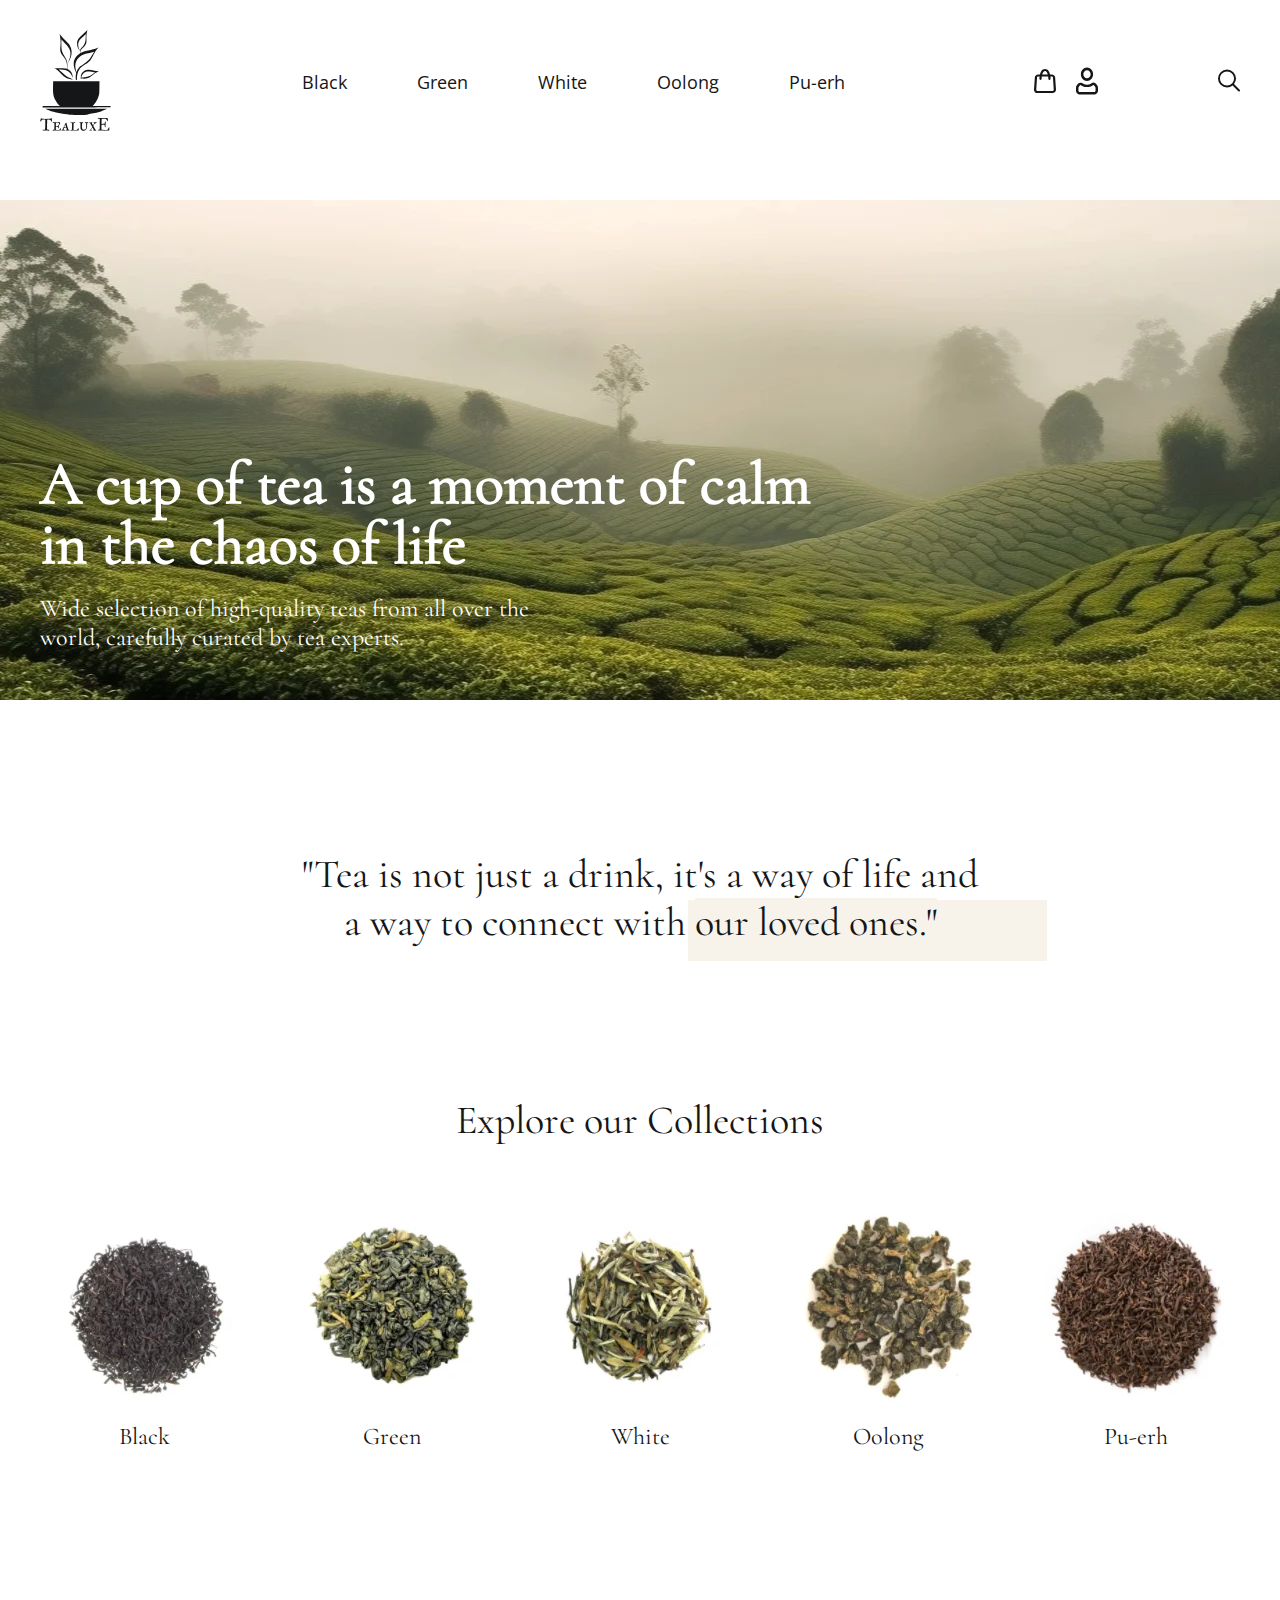
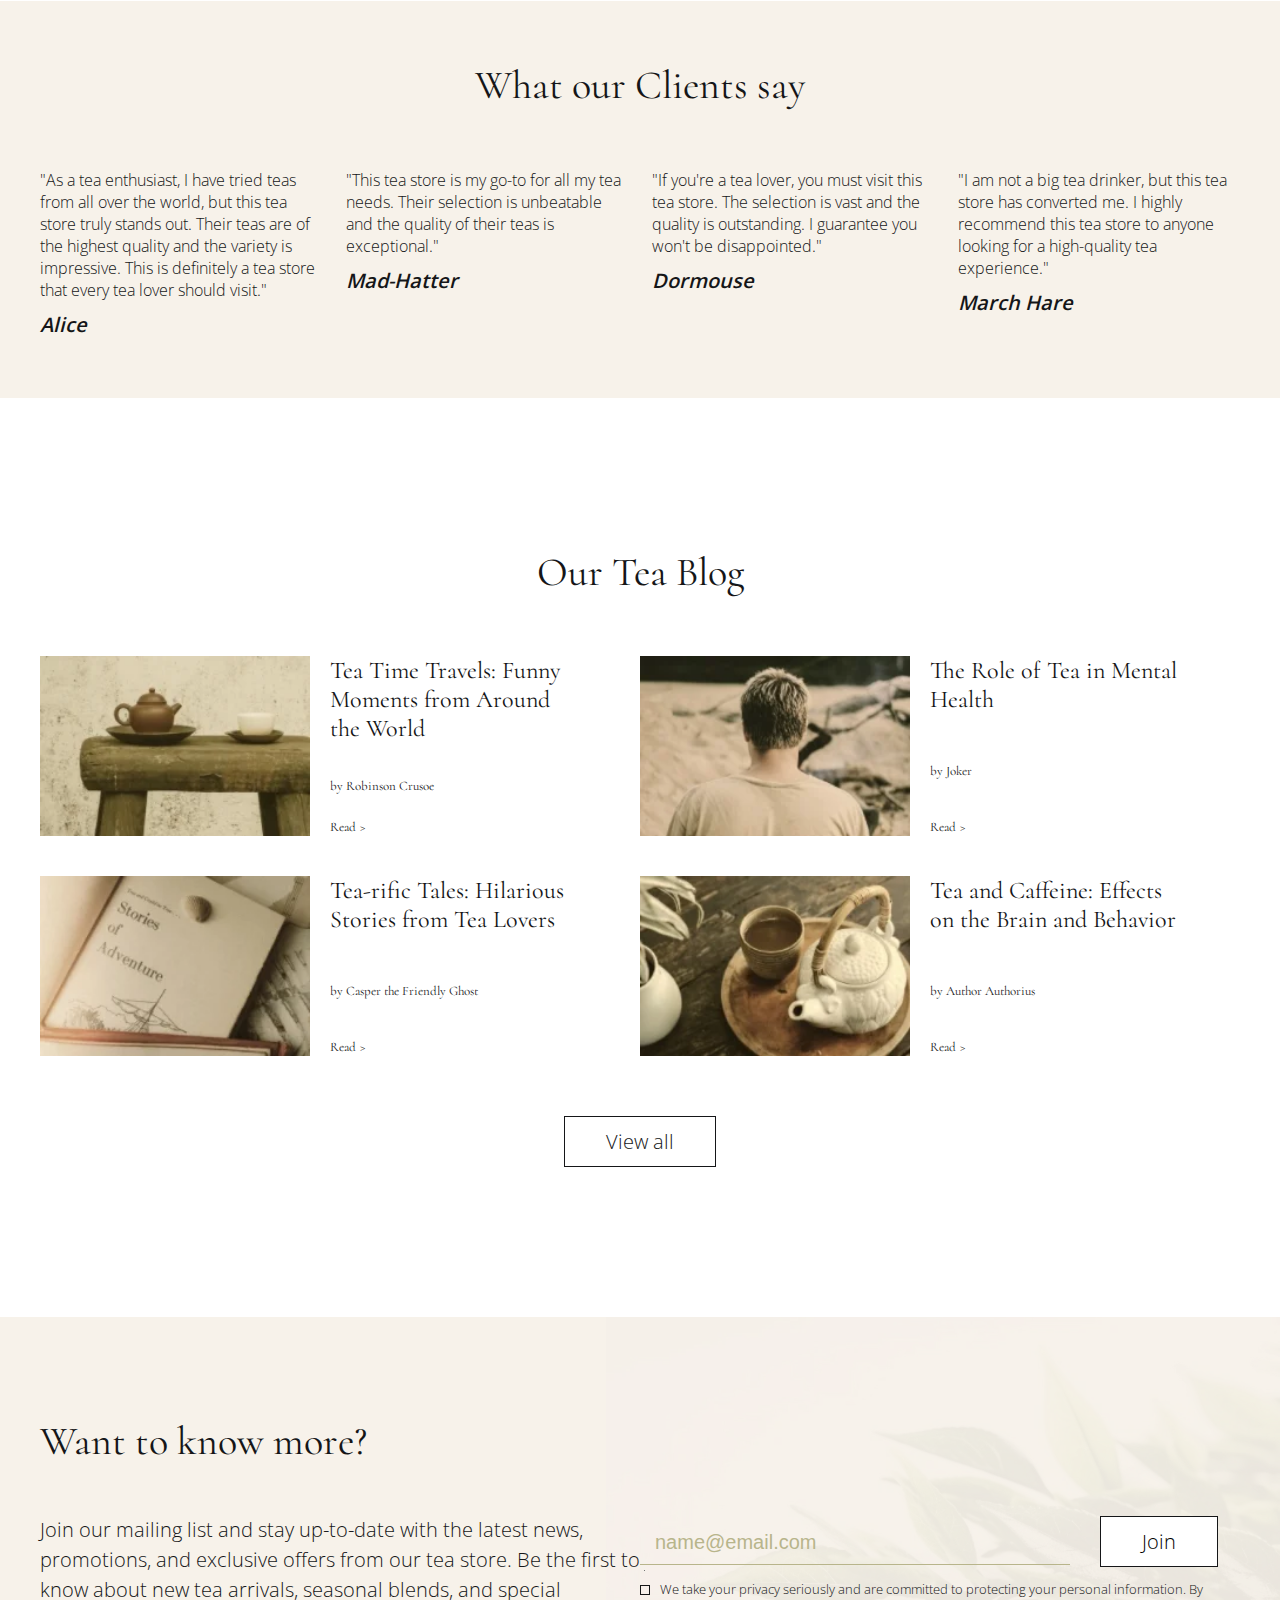
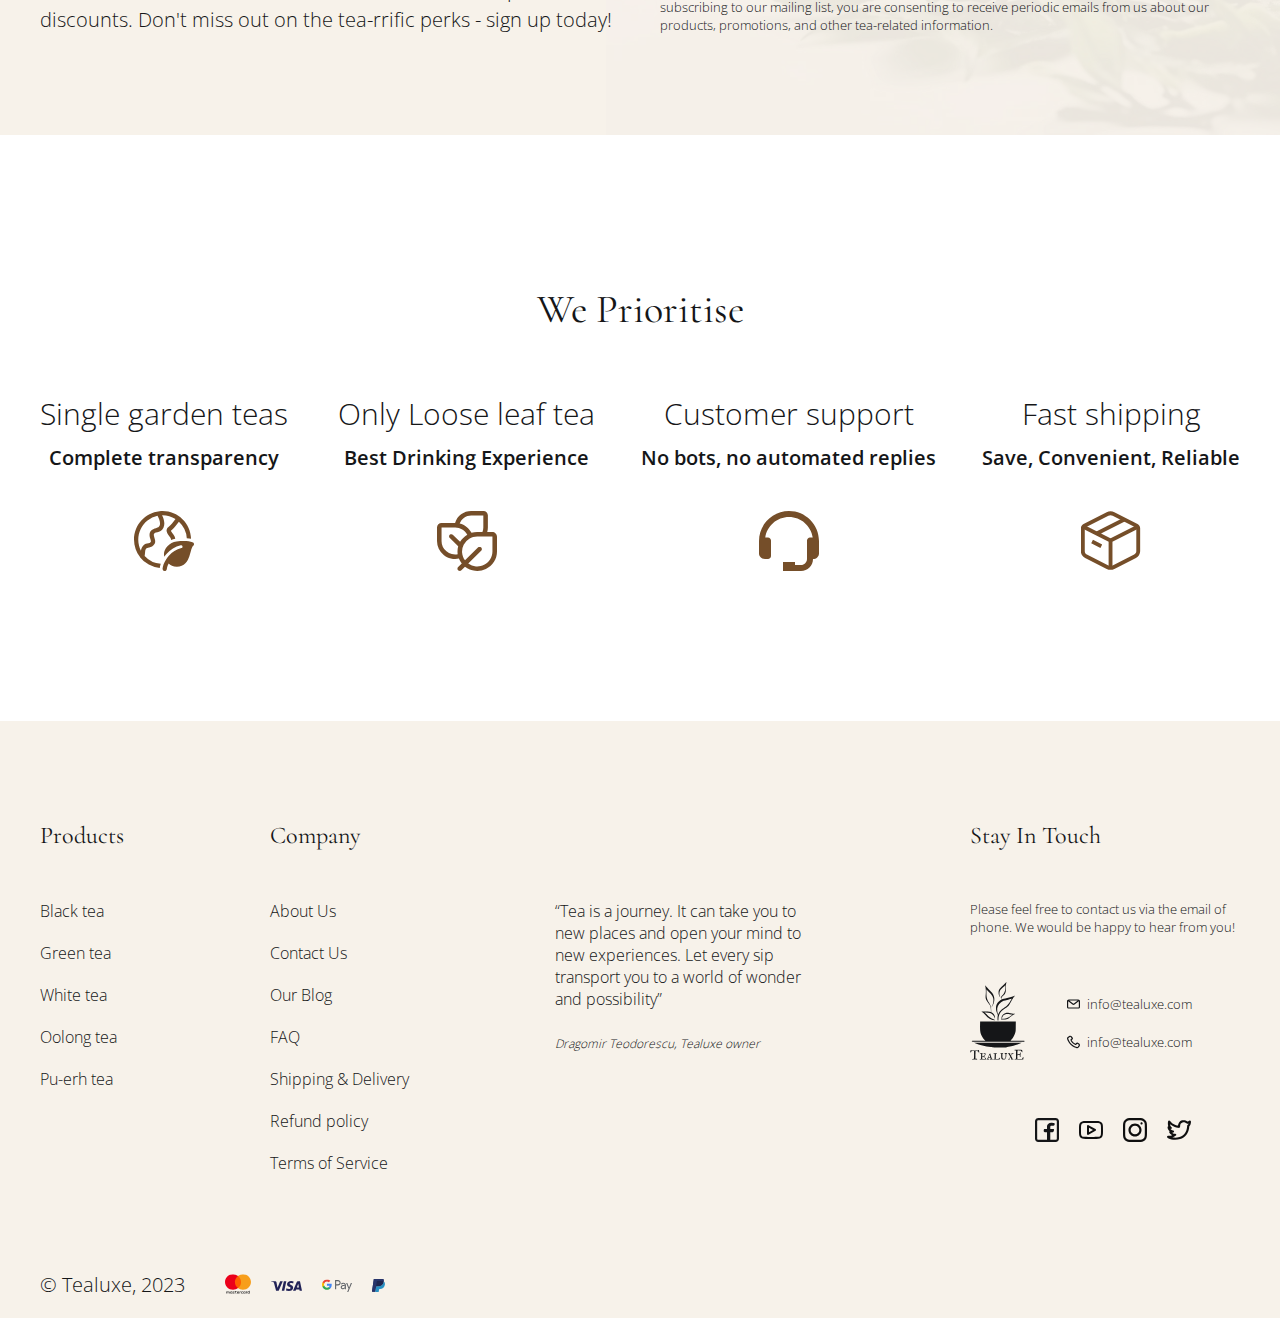
<file: index.html>
<!DOCTYPE html>
<html lang="en">

<head>
  <meta charset="UTF-8">
  <meta name="viewport"
          content="width=device-width, user-scalable=no, initial-scale=1.0, maximum-scale=1.0, minimum-scale=1.0">
  <title>Tea</title>

  <link rel="stylesheet" href="./assets/css/style.min.css">
</head>

<body>
  <header class="header">
  <div class="container">
      <div class="header__inner">
        <a class="header__logo">
          <img class="header__logo-img svg-logo-dims" src="./assets/svg/stack/sprite.svg#logo" width="73" height="105" alt="logo">
        </a>
        <button class="burger-btn burger visible-mobile" aria-label="Открыть меню" aria-expanded="false" data-burger>
          <span class="burger__line"></span>
          <span class="burger__line"></span>
          <span class="burger__line"></span>
          <span class="burger__line"></span>
        </button>
        <nav class="header-nav main-nav" title="Site navigation">
          <ul class="header-nav__list main-nav__list">
            <li class="header-nav__list-item main-nav__list-item"><a href="#" class="header-nav__list-link main-nav__list-link">Black</a></li>
            <li class="header-nav__list-item main-nav__list-item"><a href="#" class="header-nav__list-link main-nav__list-link">Green</a></li>
            <li class="header-nav__list-item main-nav__list-item"><a href="#" class="header-nav__list-link main-nav__list-link">White</a></li>
            <li class="header-nav__list-item main-nav__list-item"><a href="#" class="header-nav__list-link main-nav__list-link">Oolong</a>
            </li>
            <li class="header-nav__list-item main-nav__list-item"><a href="#" class="header-nav__list-link main-nav__list-link">Pu-erh</a>
            </li>
            <li class="mobile-menu">
              <ul class="mobile-menu__list ">
                <li class="mobile-menu__list-item"><a class="mobile-menu__list-link" href="#">Contact Us</a></li>
                <li class="mobile-menu__list-item"><a class="mobile-menu__list-link" href="#">Our Blog</a></li>
                <li class="mobile-menu__list-item"><a class="mobile-menu__list-link" href="#">Shipping and Delivery</a></li>
              </ul>
            </li>
            <li class="mobile-user">
              <ul class="mobile-user__list ">
                <li class="mobile-user__list-item"><a class="mobile-user__list-link mobile-user__list-link--cart" href="#"></a></li>
                <li class="mobile-user__list-item"><a class="mobile-user__list-link mobile-user__list-link--login" href="#"></a></li>
                <li class="mobile-user__list-item"><a class="mobile-user__list-link mobile-user__list-link--search" href="#"></a></li>
              </ul>
            </li>
          </ul>
          <button class="mobile-menu-close"></button>
        </nav>
          <ul class="header-user__list">
            <li class="header-user__list-item"><a class="header-user__list-link header-user__list-link--cart" href="#"></a></li>
            <li class="header-user__list-item"><a class="header-user__list-link header-user__list-link--login" href="#"></a></li>
            <li class="header-user__list-item"><a class="header-user__list-link header-user__list-link--search" href="#"></a></li>
          </ul>
      </div>


  </div>
</header>
  <main class="page">
  <section class="hero">
  <div class="container">
      <div class="hero__inner">
        <h1 class="hero__title">A cup of tea is a moment of calm in the chaos of life</h1>
        <p class="hero__text">Wide selection of high-quality teas from all over the world, carefully curated by tea experts.</p>
      </div>
  </div>
</section>

<div class="citate">
  <div class="container">
    <blockquote>
     <p class="citate__text"> "Tea is not just a drink, it's a way of life and a way to connect with <span class="citat-color">our loved ones."</span></p>
    </blockquote>
  </div>
</div>
  <section class="collections">
  <div class="container">
    <div class="collections__inner">
      <h2 class="collections__title title">Explore our Collections</h2>
      <ul class="collections__list">
        <li class="collections__list-item">
          <picture><source srcset="./assets/img/explorer/black.webp" type="image/webp"><img class="collections__list-img" src="./assets/img/explorer/black.png" width="208" height="208" alt="Black tea"></picture>
          <p class="collections__list-description">Black</p>
        </li>
        <li class="collections__list-item">
          <picture><source srcset="./assets/img/explorer/green.webp" type="image/webp"><img class="collections__list-img" src="./assets/img/explorer/green.png" width="208" height="208" alt="Green tea"></picture>
          <p class="collections__list-description">Green</p>
        </li>
        <li class="collections__list-item">
          <picture><source srcset="./assets/img/explorer/white.webp" type="image/webp"><img class="collections__list-img" src="./assets/img/explorer/white.png" width="208" height="208" alt="White tea"></picture>
          <p class="collections__list-description">White</p>
        </li>
        <li class="collections__list-item">
          <picture><source srcset="./assets/img/explorer/oolong.webp" type="image/webp"><img class="collections__list-img" src="./assets/img/explorer/oolong.png" width="208" height="208" alt="Oolong tea"></picture>
          <p class="collections__list-description">Oolong</p>
        </li>
        <li class="collections__list-item">
          <picture><source srcset="./assets/img/explorer/puerh.webp" type="image/webp"><img class="collections__list-img" src="./assets/img/explorer/puerh.png" width="208" height="208" alt="Pu-erh tae"></picture>
          <p class="collections__list-description">Pu-erh</p>
        </li>
      </ul>
    </div>
  </div>
</section>
  <section class="reviews">
  <div class="container">
    <h2 class="reviews__title title">What our Clients say</h2>
    <ul class="reviews__list">
      <li class="reviews__list-item">
        <blockquote class="reviews__content">
          <p class="reviews__text">"As a tea enthusiast, I have tried teas from all over the world, but this tea store truly stands out. Their teas are of the highest quality and the variety is impressive. This is definitely a tea store that every tea lover should visit."</p>
          <cite class="reviews__name">Alice</cite>
        </blockquote>
      </li>
      <li class="reviews__list-item">
        <blockquote class="reviews__content">
          <p class="reviews__text">"This tea store is my go-to for all my tea needs. Their selection is unbeatable and the quality of their teas is exceptional."</p>
          <cite class="reviews__name">Mad-Hatter</cite>
        </blockquote>
      </li>
      <li class="reviews__list-item">
        <blockquote class="reviews__content">
          <p class="reviews__text">"If you're a tea lover, you must visit this tea store. The selection is vast and the quality is outstanding. I guarantee you won't be disappointed."</p>
          <cite class="reviews__name">Dormouse</cite>
        </blockquote>
      </li>
      <li class="reviews__list-item">
        <blockquote class="reviews__content">
          <p class="reviews__text">"I am not a big tea drinker, but this tea store has converted me. I highly recommend this tea store to anyone looking for a high-quality tea experience."</p>
          <cite class="reviews__name">March Hare</cite>
        </blockquote>
      </li>
    </ul>
  </div>
</section>
  <section class="blog sections">
  <div class="container">
    <!-- <div class="blog__inner"> -->
      <h2 class="blog__title title">Our Tea Blog</h2>
      <ul class="blog__list">
        <li class="blog__item">
          <a class="blog__link" href="#">
            <picture><source srcset="./assets/img/blog/card-1.webp" type="image/webp"><img class="blog__img"  src="./assets/img/blog/card-1.jpeg" width="270" height="180" alt="Blog pictures" loading="lazy"></picture>
          </a>
          <div class="blog__item-content">
            <a class="blog__link">
              <h3 class="blog__item-subtitle">Tea Time Travels: Funny Moments from Around the World</h3>
            </a>
            <p class="blog__item-author">by Robinson Crusoe</p>
            <a class="blog__item-link" href="#">Read</a>
          </div>
        </li>
        <li class="blog__item">
          <a class="blog__link" href="#">
            <picture><source srcset="./assets/img/blog/card-2.webp" type="image/webp"><img class="blog__img"  src="./assets/img/blog/card-2.jpeg" width="270" height="180" alt="Blog pictures" loading="lazy"></picture>
          </a>
          <div class="blog__item-content">
            <a class="blog__link">
              <h3 class="blog__item-subtitle">The Role of Tea in Mental Health</h3>
            </a>
            <p class="blog__item-author">by Joker</p>
            <a class="blog__item-link" href="#">Read</a>
          </div>
        </li>
        <li class="blog__item">
          <a class="blog__link" href="#">
            <picture><source srcset="./assets/img/blog/card-3.webp" type="image/webp"><img class="blog__img"  src="./assets/img/blog/card-3.jpeg" width="270" height="180" alt="Blog pictures" loading="lazy"></picture>
          </a>
          <div class="blog__item-content">
            <a class="blog__link">
              <h3 class="blog__item-subtitle">Tea-rific Tales: Hilarious Stories from Tea Lovers</h3>
            </a>
            <p class="blog__item-author">by Casper the Friendly Ghost</p>
            <a class="blog__item-link" href="#">Read</a>
          </div>
        </li>
        <li class="blog__item">
          <a class="blog__link" href="#">
            <picture><source srcset="./assets/img/blog/card-4.webp" type="image/webp"><img class="blog__img"  src="./assets/img/blog/card-4.jpeg" width="270" height="180" alt="Blog pictures" loading="lazy"></picture>
          </a>
          <div class="blog__item-content">
            <a class="blog__link">
              <h3 class="blog__item-subtitle">Tea and Caffeine: Effects on the Brain and Behavior</h3>
            </a>
            <p class="blog__item-author">by Author Authorius</p>
            <a class="blog__item-link" href="#">Read</a>
          </div>
        </li>
      </ul>
      <div class="blog__btn">
        <a class="button" href="#" role="button">View all</a>
      </div>
    <!-- </div> -->
  </div>
</section>
  <section class="contacts">
  <div class="container">
    <h2 class="contacts__title title">Want to know more?</h2>
    <div class="contacts__inner">
      <p class="contacts__text">Join our mailing list and stay up-to-date with the latest news, promotions, and exclusive offers from our tea store. Be the first to know about new tea arrivals, seasonal blends, and special discounts. Don't miss out on the tea-rrific perks - sign up today!</p>
      <form class="contacts__form" action="POST">
          <input class="contacts__form-input" type="email" placeholder="name@email.com">
          <button class="contacts__form-btn button">Join</button>
        <label class="contacts__form-label" for="contatsCheck">
          <input class="contacts__form-checkbox" type="checkbox" id="contatsCheck">
          <span class="contacts__form-checkbox--style"></span>
          <p class="contacts__form-description">We take your privacy seriously and are committed to protecting your personal information. By subscribing to our mailing list, you are consenting to receive periodic emails from us about our products, promotions, and other tea-related
          information.</p>
        </label>
      </form>
    </div>
  </div>
</section>
  <section class="prioretise sections">
  <div class="container">
    <h2 class="prioretise__title title">We Prioritise</h2>
    <ul class="prioretise__list">
      <li class="prioretise__item">
        <h3 class="prioretise__item-title">Single garden teas</h3>
        <h4 class="prioretise__item-subtitle">Complete transparency</h4>
        <svg class="icon icon--icon-1">
          <use  xlink:href="./assets/svg/symbol.svg#icon-1" width="60" height="60" viewBox="0 0 60 60"></use>
        </svg>
      </li>
      <li class="prioretise__item">
        <h3 class="prioretise__item-title">Only Loose leaf tea</h3>
        <h4 class="prioretise__item-subtitle">Best Drinking Experience</h4>
        <svg class="icon icon--icon-2">
          <use  xlink:href="./assets/svg/symbol.svg#icon-2" width="60" height="60" viewBox="0 0 60 60"></use>
        </svg>
      </li>
      <li class="prioretise__item">
        <h3 class="prioretise__item-title">Customer support</h3>
        <h4 class="prioretise__item-subtitle">No bots, no automated replies</h4>
        <svg class="icon icon--icon-3">
          <use  xlink:href="./assets/svg/symbol.svg#icon-3" width="60" height="60" viewBox="0 0 60 60"></use>
        </svg>
      </li>
      <li class="prioretise__item">
        <h3 class="prioretise__item-title">Fast shipping</h3>
        <h4 class="prioretise__item-subtitle">Save, Convenient, Reliable</h4>
        <svg class="icon icon--icon-4">
          <use  xlink:href="./assets/svg/symbol.svg#icon-4" width="60" height="60" viewBox="0 0 60 60"></use>
        </svg>
      </li>
    </ul>
  </div>
</section>
  </main>


  <footer class="footer">
  <div class="container">
    <h2 class="footer__title visually-hidden">Information about us</h2>
    <div class="footer__inner">
      <div class="footer__products">
        <h3 class="footer__products-title subtitle">Products</h3>
        <ul class="footer__products-list">
          <li class="footer__products-item footer__item"><a class="footer__products-link footer__link" href="#">Black tea</a></li>
          <li class="footer__products-item footer__item"><a class="footer__products-link footer__link" href="#">Green tea</a></li>
          <li class="footer__products-item footer__item"><a class="footer__products-link footer__link" href="#">White tea</a></li>
          <li class="footer__products-item footer__item"><a class="footer__products-link footer__link" href="#">Oolong tea</a></li>
          <li class="footer__products-item footer__item"><a class="footer__products-link footer__link" href="#">Pu-erh tea</a></li>
        </ul>
      </div>
      <div class="footer__company">
        <h3 class="footer__company-title subtitle">Company</h3>
        <ul class="footer__company-list">
          <li class="footer__company-item footer__item">
            <a class="footer__company-link footer__link">About Us</a>
          </li>
          <li class="footer__company-item footer__item">
            <a class="footer__company-link footer__link">Contact Us</a>
          </li>
          <li class="footer__company-item footer__item">
            <a class="footer__company-link footer__link">Our Blog</a>
          </li>
          <li class="footer__company-item footer__item">
            <a class="footer__company-link footer__link">FAQ</a>
          </li>
          <li class="footer__company-item footer__item">
            <a class="footer__company-link footer__link">Shipping & Delivery</a>
          </li>
          <li class="footer__company-item footer__item">
            <a class="footer__company-link footer__link">Refund policy</a>
          </li>
          <li class="footer__company-item footer__item">
            <a class="footer__company-link footer__link">Terms of Service</a>
          </li>
        </ul>
      </div>
      <blockquote class="footer__citate">
        <p class="footer__citate-text">“Tea is a journey. It can take you to new places and open your mind to new experiences. Let every sip transport you to a world of wonder and possibility”</p>
        <cite class="footer__citate-author">Dragomir Teodorescu, Tealuxe owner</cite>
      </blockquote>
      <div class="footer__touch">
        <h3 class="subtitle">Stay In Touch</h3>
        <p class="footer__touch-text">Please feel free to contact us via the email of phone. We would be happy to hear from you!</p>
        <div class="footer__touch-content">
          <div class="footer__touch-logo">
            <a class="footer__logo" href="#"><img class="footer__logo-img" src="./assets/svg/stack/sprite.svg#logo" alt="Tealux" width="57" height="91"></a>
            <div class="footer__contacts">
              <a class="footer__contacts-email footer__contacts-link" href="mailto:info@tealuxe.com">info@tealuxe.com</a>
              <a class="footer__contacts-phone footer__contacts-link" href="tel:+370680123456">info@tealuxe.com</a>
            </div>
          </div>
          <div class="social-inner">
            <ul class="social" title="social links">
              <li class="social__item"><a href="#" target="_blank" class="social__link social__link--fb" aria-label="Our Facebook page">
                <img class="social__img" src="./assets/svg/stack/sprite.svg#fb" alt="" width="24"height="24">
              </a></li>
              <li class="social__item"><a href="#" target="_blank" class="social__link social__link--yt" aria-label="Our page on YouTube">
                <img class="social__img" src="./assets/svg/stack/sprite.svg#yt" alt="" width="24"height="24">
              </a></li>
              <li class="social__item"><a href="#" target="_blank" class="social__link social__link--insta" aria-label="Our page on Instagram">
                <img class="social__img" src="./assets/svg/stack/sprite.svg#insta" alt="" width="24" height="24">
              </a></li>
              <li class="social__item"><a href="#" target="_blank" class="social__link social__link--tw"
                  aria-label="Our page on Instagram">
                <img class="social__img" src="./assets/svg/stack/sprite.svg#twitter" alt="" width="24" height="24"></a></li>
            </ul>
          </div>
        </div>
      </div>
    </div>
    <div class="footer__copy">
      <div class="footer__copyright">&#169; Tealuxe, 2023</div>
      <ul class="footer__pay">
        <li class="footer__pay-item"><a class="footer__pay-link footer__pay-link--master" href="#" aria-label="Mastercard">
          <img class="footer__pay-img" src="./assets/svg/stack/sprite.svg#mastercard" alt="" width="26" height="20">
        </a></li>
        <li class="footer__pay-item"><a class="footer__pay-link footer__pay-link--visa" href="#" aria-label="VISA">
          <img class="footer__pay-img" src="./assets/svg/stack/sprite.svg#visa" alt="" width="31" height="13">
        </a></li>
        <li class="footer__pay-item"><a class="footer__pay-link footer__pay-link--gp" href="#" aria-label="GooglePay">
          <img class="footer__pay-img" src="./assets/svg/stack/sprite.svg#google" alt="" width="30" height="13">
        </a></li>
        <li class="footer__pay-item"><a class="footer__pay-link footer__pay-link--pp" href="#" aria-label="PayPal">
          <img class="footer__pay-img" src="./assets/svg/stack/sprite.svg#paypal" alt="" width="13" height="13">
        </a></li>
      </ul>
    </div>
  </div>
</footer>


  <script src="./assets/js/index.bundle.js"></script>
</body>

</html>
</file>
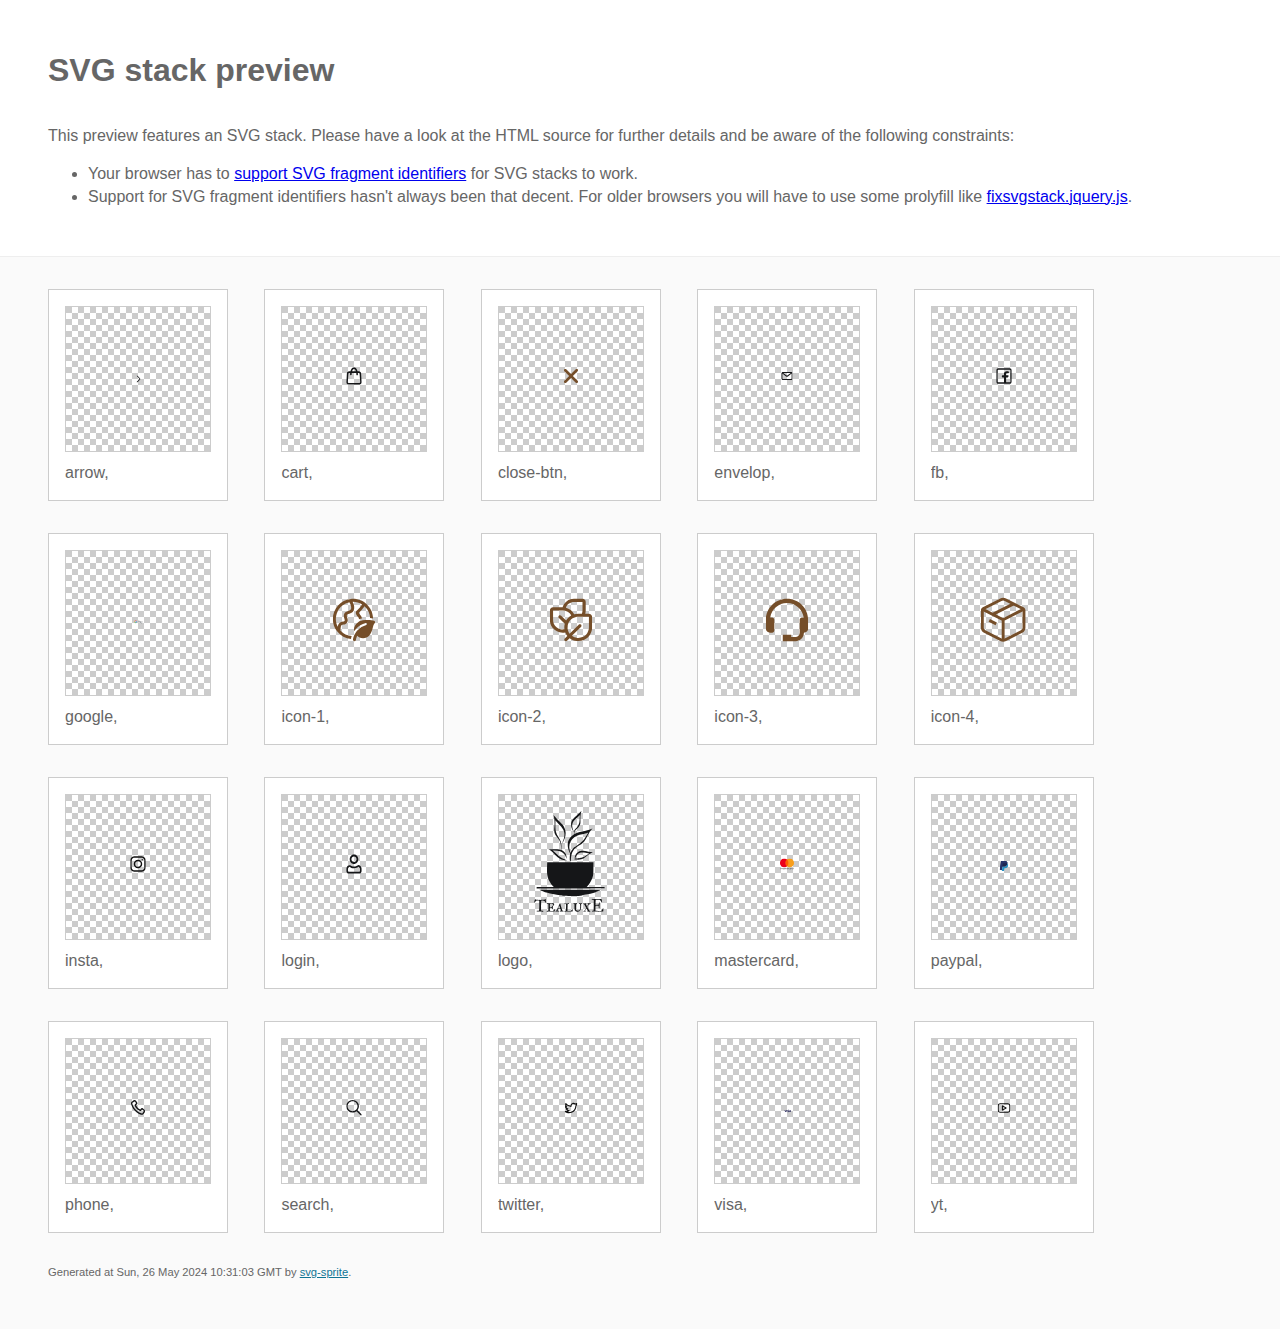
<file: assets/svg/stack/sprite.stack.html>
<!doctype html>
<html lang="en">
    <head>
        <meta charset="utf-8">
        <title>SVG stack preview | svg-sprite</title>
        <style>
            body {
                padding: 0;
                margin: 0;
                color: #666;
                background: #fafafa;
                font-family: Arial, Helvetica, sans-serif;
                font-size: 1em;
                line-height: 1.4;
            }

            header {
                display: block;
                padding: 3em 3em 2em;
                background-color: #fff;
            }

            header p {
                margin: 2em 0 0;
            }

            section {
                border-top: 1px solid #eee;
                padding: 2em 3em 0;
            }

            section ul {
                margin: 0;
                padding: 0;
            }

            section li {
                display: inline-block;
                background-color: #fff;
                position: relative;
                margin: 0 2em 2em 0;
                vertical-align: top;
                border: 1px solid #ccc;
                padding: 1em 1em 3em;
                cursor: default;
            }

            .icon-box {
                margin: 0;
                width: 144px;
                height: 144px;
                position: relative;
                background: #ccc url("data:image/svg+xml,%3Csvg xmlns='http://www.w3.org/2000/svg' width='12' height='12'%3E%3Cpath fill='%23fff' d='M6 0h6v6H6zM0 6h6v6H0z'/%3E%3C/svg%3E") top left repeat;
                border: 1px solid #ccc;
                display: table-cell;
                vertical-align: middle;
                text-align: center;
            }

            .icon {
                display: inline-block;
            }

            h1 {
                margin-top: 0;
            }

            h2 {
                margin: 0;
                padding: 0;
                font-size: 1em;
                font-weight: 400;
                white-space: nowrap;
                overflow: hidden;
                text-overflow: ellipsis;
                position: absolute;
                left: 1em;
                right: 1em;
                bottom: 1em;
            }

            footer {
                display: block;
                margin: 0;
                padding: 0 3em 3em;
            }

            footer p {
                margin: 0;
                font-size: .7em;
            }

            footer a {
                color: #0f7595;
                margin-left: 0;
            }
        </style>

<!--
Sprite shape dimensions
====================================================================================================
You will need to set the sprite shape dimensions via CSS when you use them as stack SVGs, otherwise
they would become a huge 100% in size. You may use the following dimension classes for doing so.
They might well be outsourced to an external stylesheet of course.
-->

<style>
 .svg-arrow-dims { width: 5px; height: 10px; }
 .svg-cart-dims { width: 20px; height: 22px; }
 .svg-close-btn-dims { width: 20px; height: 20px; }
 .svg-envelop-dims { width: 22px; height: 16px; }
 .svg-fb-dims { width: 22px; height: 22px; }
 .svg-google-dims { width: 29px; height: 12px; }
 .svg-icon-1-dims { width: 60px; height: 60px; }
 .svg-icon-2-dims { width: 60px; height: 60px; }
 .svg-icon-3-dims { width: 60px; height: 60px; }
 .svg-icon-4-dims { width: 65px; height: 64px; }
 .svg-insta-dims { width: 22px; height: 22px; }
 .svg-login-dims { width: 18px; height: 22px; }
 .svg-logo-dims { width: 74px; height: 105px; }
 .svg-mastercard-dims { width: 26px; height: 20px; }
 .svg-paypal-dims { width: 10px; height: 12px; }
 .svg-phone-dims { width: 20.805px; height: 20.805px; }
 .svg-search-dims { width: 22px; height: 22px; }
 .svg-twitter-dims { width: 22px; height: 18px; }
 .svg-visa-dims { width: 31px; height: 10px; }
 .svg-yt-dims { width: 24px; height: 18px; }
</style>

<!--
====================================================================================================
-->

    </head>
    <body>
        <header>
            <h1>SVG stack preview</h1>
            <p>This preview features an SVG stack. Please have a look at the HTML source for further details and be aware of the following constraints:</p>
            <ul>
                <li>Your browser has to <a href="https://caniuse.com/svg-fragment" target="_blank" rel="noopener noreferrer">support SVG fragment identifiers</a> for SVG stacks to work.</li>
                <li>Support for SVG fragment identifiers hasn't always been that decent. For older browsers you will have to use some prolyfill like <a href="https://github.com/preciousforever/SVG-Stacker/blob/master/fixsvgstack.jquery.js" target="_blank" rel="noopener noreferrer">fixsvgstack.jquery.js</a>.</li>
            </ul>
        </header>
        <section>

<!--
SVG stack
====================================================================================================
These SVG images make use of fragment identifiers (IDs) to reference certain portions of the
external sprite. By default, all shapes inside the sprite are hidden by CSS. The `:target` pseudo
selector is used to show the very shape that is referenced by the fragment identifier.
-->

            <ul>

             <li title="arrow">
                    <div class="icon-box">
                        <img src="sprite.svg#arrow" class="svg-arrow-dims" alt="arrow">
                    </div>
                    <h2>arrow, </h2>
                </li>
             <li title="cart">
                    <div class="icon-box">
                        <img src="sprite.svg#cart" class="svg-cart-dims" alt="cart">
                    </div>
                    <h2>cart, </h2>
                </li>
             <li title="close-btn">
                    <div class="icon-box">
                        <img src="sprite.svg#close-btn" class="svg-close-btn-dims" alt="close-btn">
                    </div>
                    <h2>close-btn, </h2>
                </li>
             <li title="envelop">
                    <div class="icon-box">
                        <img src="sprite.svg#envelop" class="svg-envelop-dims" alt="envelop">
                    </div>
                    <h2>envelop, </h2>
                </li>
             <li title="fb">
                    <div class="icon-box">
                        <img src="sprite.svg#fb" class="svg-fb-dims" alt="fb">
                    </div>
                    <h2>fb, </h2>
                </li>
             <li title="google">
                    <div class="icon-box">
                        <img src="sprite.svg#google" class="svg-google-dims" alt="google">
                    </div>
                    <h2>google, </h2>
                </li>
             <li title="icon-1">
                    <div class="icon-box">
                        <img src="sprite.svg#icon-1" class="svg-icon-1-dims" alt="icon-1">
                    </div>
                    <h2>icon-1, </h2>
                </li>
             <li title="icon-2">
                    <div class="icon-box">
                        <img src="sprite.svg#icon-2" class="svg-icon-2-dims" alt="icon-2">
                    </div>
                    <h2>icon-2, </h2>
                </li>
             <li title="icon-3">
                    <div class="icon-box">
                        <img src="sprite.svg#icon-3" class="svg-icon-3-dims" alt="icon-3">
                    </div>
                    <h2>icon-3, </h2>
                </li>
             <li title="icon-4">
                    <div class="icon-box">
                        <img src="sprite.svg#icon-4" class="svg-icon-4-dims" alt="icon-4">
                    </div>
                    <h2>icon-4, </h2>
                </li>
             <li title="insta">
                    <div class="icon-box">
                        <img src="sprite.svg#insta" class="svg-insta-dims" alt="insta">
                    </div>
                    <h2>insta, </h2>
                </li>
             <li title="login">
                    <div class="icon-box">
                        <img src="sprite.svg#login" class="svg-login-dims" alt="login">
                    </div>
                    <h2>login, </h2>
                </li>
             <li title="logo">
                    <div class="icon-box">
                        <img src="sprite.svg#logo" class="svg-logo-dims" alt="logo">
                    </div>
                    <h2>logo, </h2>
                </li>
             <li title="mastercard">
                    <div class="icon-box">
                        <img src="sprite.svg#mastercard" class="svg-mastercard-dims" alt="mastercard">
                    </div>
                    <h2>mastercard, </h2>
                </li>
             <li title="paypal">
                    <div class="icon-box">
                        <img src="sprite.svg#paypal" class="svg-paypal-dims" alt="paypal">
                    </div>
                    <h2>paypal, </h2>
                </li>
             <li title="phone">
                    <div class="icon-box">
                        <img src="sprite.svg#phone" class="svg-phone-dims" alt="phone">
                    </div>
                    <h2>phone, </h2>
                </li>
             <li title="search">
                    <div class="icon-box">
                        <img src="sprite.svg#search" class="svg-search-dims" alt="search">
                    </div>
                    <h2>search, </h2>
                </li>
             <li title="twitter">
                    <div class="icon-box">
                        <img src="sprite.svg#twitter" class="svg-twitter-dims" alt="twitter">
                    </div>
                    <h2>twitter, </h2>
                </li>
             <li title="visa">
                    <div class="icon-box">
                        <img src="sprite.svg#visa" class="svg-visa-dims" alt="visa">
                    </div>
                    <h2>visa, </h2>
                </li>
             <li title="yt">
                    <div class="icon-box">
                        <img src="sprite.svg#yt" class="svg-yt-dims" alt="yt">
                    </div>
                    <h2>yt, </h2>
                </li>
         </ul>

<!--
====================================================================================================
-->

        </section>
        <footer>
            <p>Generated at Sun, 26 May 2024 10:31:03 GMT by <a href="https://github.com/svg-sprite/svg-sprite" target="_blank" rel="noopener noreferrer">svg-sprite</a>.</p>
        </footer>
    </body>
</html>
</file>
<file: assets/css/style.min.css>
html{box-sizing:border-box;height:100%}body{min-height:100%;line-height:1.5}*,:after,:before{box-sizing:inherit}ol[class],ul[class]{padding:0}blockquote,body,dd,dl,figcaption,figure,h1,h2,h3,h4,h5,h6,li,ol[class],p,ul[class]{margin:0}ul[class]{list-style:none}img{display:block}button,img input,select,textarea{font:inherit}svg [fill]{fill:currentColor}svg [stroke]{stroke:currentColor}svg *{transition-property:fill,stroke}@font-face{font-family:Cormorant;font-display:swap;src:url(../fonts/Cormorant-Regular.woff2) format("woff2"),url(../fonts/Cormorant-Regular.woff) format("woff");font-weight:400;font-style:normal}@font-face{font-family:OpenSans;font-display:swap;src:url(../fonts/OpenSans-Light-Italic.woff2) format("woff2"),url(../fonts/OpenSans-Light-Italic.woff) format("woff");font-weight:300;font-style:normal}@font-face{font-family:OpenSans;font-display:swap;src:url(../fonts/OpenSans-Light.woff2) format("woff2"),url(../fonts/OpenSans-Light.woff) format("woff");font-weight:300;font-style:normal}@font-face{font-family:OpenSans;font-display:swap;src:url(../fonts/OpenSans-Regular.woff2) format("woff2"),url(../fonts/OpenSans-Regular.woff) format("woff");font-weight:400;font-style:normal}@font-face{font-family:OpenSans;font-display:swap;src:url(../fonts/OpenSans-SemiBold.woff2) format("woff2"),url(../fonts/OpenSans-SemiBold.woff) format("woff");font-weight:600;font-style:normal}:root{--black:#151618;--white:#fff;--light-bg:#f7f2ea;--icon-brown:#754e29;--light-green:#b8b58b;--burger-width:40px;--burger-height:18px;--burger-line-height:2px;--burger-line-width:100%;--border:1px solid #151618;--border-input:1px solid var(var(--light-green));--font-family:"OpenSans","Arial",sans-serif;--font-alt:"Cormorant","Times New Roman",serif;--container-width:1200px;--container-padding-x:10px;--section-padding-y:75px;--button-height:51px;--transition:all 0.4s linear}body{font-family:var(--font-family);font-size:20px;line-height:22px;font-weight:300;color:var(--black);background-color:var(--white)}a{text-decoration:none;color:inherit;display:inline-block}button{padding:0;background-color:transparent;border:none}html{scroll-behavior:smooth}.container{max-width:calc(var(--container-width) + var(--container-padding-x) * 2);margin-inline:auto;padding-inline:var(--container-padding-x)}.visually-hidden{position:absolute!important;width:1px!important;height:1px!important;margin:-1px!important;border:0!important;padding:0!important;white-space:nowrap!important;clip-path:inset(100%)!important;clip:rect(0 0 0 0)!important;overflow:hidden!important}.icon{fill:transparent;stroke:transparent}.title{font-family:var(--font-alt);font-size:40px;line-height:48px;font-weight:400;text-align:center}.sections{padding:150px 0}.button{display:-ms-inline-flexbox;display:inline-flex;-ms-flex-pack:center;justify-content:center;-ms-flex-align:center;align-items:center;padding:0 41px;border:var(--border);min-height:var(--button-height);transition:var(--transition)}.blog__title{margin-bottom:60px}.blog__btn{text-align:center;margin-top:60px}.blog__img{display:block;object-fit:cover}.blog__list{max-width:1142px;gap:40px 58px;-ms-flex-wrap:wrap;flex-wrap:wrap}.blog__item,.blog__list{display:-ms-flexbox;display:flex}.blog__item{max-width:542px;font-family:var(--font-alt);font-size:13px;line-height:18px;font-weight:300}.blog__item-content{display:-ms-flexbox;display:flex;-ms-flex-direction:column;flex-direction:column;-ms-flex-pack:justify;justify-content:space-between;margin-left:20px}.blog__item-subtitle{font-size:24px;line-height:29px;font-weight:400;margin-bottom:10px}.blog__item-author{margin-t0p:48px}.blog__item-link{position:relative;transition:var(--transition)}.blog__item-link:after{content:">";width:6px;height:10px;position:absolute;left:30px;top:0}.collections{padding-top:75px;padding-bottom:150px}.collections__title{margin-bottom:60px}.collections__list{display:-ms-flexbox;display:flex;-ms-flex-pack:center;justify-content:center;gap:40px}.collections__list-description{font-family:var(--font-alt);font-size:24px;line-height:29px;text-align:center;margin-top:10px}.contacts{background-image:url(img/form/tea1.png);background-repeat:no-repeat;background-position:100% 100%;background-color:var(--light-bg);padding:100px 0}.contacts__title{text-align:left;margin-bottom:50px}.contacts__inner{display:grid;grid-template-columns:1fr 1fr;gap:60px 0}.contacts__form-input,.contacts__text{font-size:20px;line-height:1.5;font-weight:300}.contacts__form-input{outline:none;border:none;border-bottom:1px solid #b8b58b;width:430px;height:50px;background-color:transparent;padding-left:15px;padding-top:18px;padding-bottom:13px;color:var(--black)}.contacts__form-input::-webkit-input-placeholder{font-size:20px;line-height:1.5;font-weight:300;color:var(--light-green)}.contacts__form-input::-moz-placeholder{font-size:20px;line-height:1.5;font-weight:300;color:var(--light-green)}.contacts__form-input:-ms-input-placeholder,.contacts__form-input::-ms-input-placeholder{font-size:20px;line-height:1.5;font-weight:300;color:var(--light-green)}.contacts__form-input::placeholder{font-size:20px;line-height:1.5;font-weight:300;color:var(--light-green)}.contacts__form-btn{padding:0 41px;background-color:var(--white);margin-left:25px}.contacts__form-label{display:-ms-flexbox;display:flex;position:relative}.contacts__form-description{font-size:13px;line-height:18px;margin-top:13px;padding-left:20px}.contacts__form-checkbox{position:absolute;clip-path:rect(0,0,0,0);width:1px;height:1px;overflow:hidden}.contacts__form-checkbox--style{position:absolute;width:10px;height:10px;border:var(--border);margin-top:18px}@supports (-webkit-appearance:none){.contacts{background-image:url(img/form/tea1.webp)}}.contacts__form-checkbox:checked+.contacts__form-checkbox--style:before{content:"";width:6px;height:6px;background-color:var(--icon-brown);position:absolute;left:50%;top:50%;transform:translate3d(-50%,-50%,0)}@supports (-webkit-appearance:none){.contacts{background-image:url(../img/form/tea1.webp)}}.footer{padding-top:100px;padding-bottom:20px;background-color:var(--light-bg)}.footer__inner{display:-ms-flexbox;display:flex;-ms-flex-pack:justify;justify-content:space-between;gap:0 40px;margin-bottom:100px}.footer__item{font-size:16px;font-weight:300;line-height:22px}.footer__item:not(:last-child){margin-bottom:20px}.footer__citate{max-width:269px;padding-top:79px}.footer__citate-text{font-size:16px;font-weight:300;line-height:22px;margin-bottom:20px}.footer__citate-author{font-size:12px;font-weight:300;line-height:16px}.footer__touch{max-width:270px;font-size:13px;font-weight:300;line-height:18px}.footer__touch-text{margin-bottom:41px}.footer__touch-logo{display:-ms-flexbox;display:flex;gap:40px}.footer__contacts{display:-ms-flexbox;display:flex;-ms-flex-direction:column;flex-direction:column;margin:auto 0}.footer__contacts-link{position:relative;padding-left:20px}.footer__contacts-link:before{content:"";background-position:50%;background-size:cover;width:22px;height:22px;position:absolute;left:0;top:0}.footer__contacts-email{margin-bottom:20px;background-image:url(../svg/stack/sprite.svg#envelop);background-repeat:no-repeat}.footer__contacts-phone{background-image:url(../svg/stack/sprite.svg#phone);background-repeat:no-repeat}.social-inner{margin-top:50px}.footer__link{transition:var(--transition)}.subtitle{font-family:var(--font-alt);font-size:24px;font-weight:400;line-height:29px;margin-bottom:50px}.social-inner{width:150px;margin-left:45px}.social{display:-ms-flexbox;display:flex;padding:20px}.social__item{margin-left:20px}.social__img{object-fit:cover}.footer__pay{display:-ms-flexbox;display:flex;gap:20px}.footer__pay-img{object-fit:cover}.footer__copy{display:-ms-flexbox;display:flex;gap:40px}.header{min-height:200px;padding:30px 0;position:relative}.header__logo{width:73px;height:105px}.header__logo-img{object-fit:cover}.header__inner{display:-ms-flexbox;display:flex;-ms-flex-pack:justify;justify-content:space-between;gap:15px;-ms-flex-align:center;align-items:center}.header-nav__list{display:-ms-flexbox;display:flex;gap:70px}.header-nav__list-link{position:relative;transition:var(--transition);font-size:18px;font-weight:400;line-height:25px}.header-nav__list-link:after{content:"";width:0;height:2px;position:absolute;left:50%;bottom:-2px;background-color:var(--black);transition:var(--transition)}.header-user__list{display:-ms-flexbox;display:flex;gap:20px}.mobile-menu-close{width:21px;height:21px;background-image:url(../svg/stack/sprite.svg#close-btn);background-position:50%;background-size:cover;background-repeat:no-repeat;display:none}.header-user__list-link--search{margin-left:100px}.header-user__list-link,.mobile-user__list-link{width:22px;height:28px;background-position:50%;background-repeat:no-repeat;background-size:cover}.header-user__list-link--cart,.mobile-user__list-link--cart{background-image:url(../svg/stack/sprite.svg#cart)}.header-user__list-link--login,.mobile-user__list-link--login{background-image:url(../svg/stack/sprite.svg#login)}.header-user__list-link--search,.mobile-user__list-link--search{background-image:url(../svg/stack/sprite.svg#search)}.burger{-ms-flex-order:-1;order:-1}.burger,.mobile-menu,.mobile-user{display:none}.hero{background-image:url(../img/header/bg.jpeg);background-repeat:no-repeat;background-position:top;background-size:cover}.hero__inner{display:-ms-flexbox;display:flex;-ms-flex-direction:column;flex-direction:column;-ms-flex-pack:end;justify-content:flex-end;min-height:500px;font-family:var(--font-alt);font-size:24px;font-weight:400;color:var(--white)}.hero__title{font-size:60px;max-width:780px;margin-bottom:20px;line-height:1}.hero__text{max-width:550px;font-size:24px;line-height:normal;margin-bottom:48px}@supports (-webkit-appearance:none){.hero{background-image:url(../img/header/bg.webp)}}.citate{padding-top:150px;padding-bottom:75px;font-family:var(--font-alt);font-size:40px;font-weight:300;line-height:48px;max-width:705px;margin:0 auto;text-align:center}.citate__text{position:relative}.citate__text:before{content:"";display:block;width:359px;height:61px;position:absolute;left:390px;top:50px;background-color:var(--light-bg);z-index:-1}.citat-color{display:inline-block;background-color:var(--light-bg)}.prioretise__title{margin-bottom:60px}.prioretise__list{display:grid;grid-template-columns:repeat(auto-fill,minmax(248px,-webkit-max-content));grid-template-columns:repeat(auto-fill,minmax(248px,max-content));gap:50px;-ms-flex-pack:justify;justify-content:space-between}.prioretise__item{display:-ms-flexbox;display:flex;-ms-flex-direction:column;flex-direction:column;-ms-flex-align:center;align-items:center}.prioretise__item-title{font-size:30px;line-height:41px;font-weight:300;white-space:nowrap;margin-bottom:10px}.prioretise__item-subtitle{font-size:20px;line-height:27px;font-weight:600;white-space:nowrap;margin-bottom:40px}.icon{width:60px;height:60px}.icon--icon-1,.icon--icon-2,.icon--icon-3{fill:var(--icon-brown)}.icon--icon-4{stroke:var(--icon-brown)}.reviews{background-color:var(--light-bg);padding:60px 0}.reviews__title{margin-bottom:60px}.reviews__list{display:-ms-flexbox;display:flex;gap:26px}.reviews__content{max-width:280px}.reviews__text{font-size:16px;line-height:22px;font-weight:300;margin-bottom:10px}.reviews__name{font-size:20px;line-height:27px;font-weight:600}.main-nav.main-nav--active{-ms-transform:translateX(0);transform:translateX(0)}@media (max-width:1220px){.contacts__title{text-align:center}.contacts__inner{display:-ms-flexbox;display:flex;-ms-flex-wrap:wrap;flex-wrap:wrap;-ms-flex-pack:center;justify-content:center}.contacts__text{max-width:calc(100% - 128px)}.contacts__form{-ms-flex-preferred-size:580px;flex-basis:580px}}@media (max-width:1200px){.blog__img{max-width:230px;height:153px}.blog__list{gap:67px 20px}.blog__item-content{max-width:210px}}@media (max-width:1180px){.collections__list{gap:0}.collections__list-img{width:188px;object-fit:cover}}@media (max-width:1001px){.reviews__list-item:last-child{display:none}}@media (max-width:1000px){.sections{padding:120px 0}.collections{padding-top:60px;padding-bottom:120px}.collections__title{margin-bottom:30px}.contacts{padding:60px 0}.footer__citate{padding-top:0}.header{min-height:105px}.header-user__list-link--search{margin-left:50px}.citate{padding-top:120px;padding-bottom:30px}}@media (max-width:960px){.blog__list{max-width:calc(100% - 20px)}.blog__item-content{max-width:252px}.blog__list{display:block}.blog__item:nth-child(2n){margin-right:1px;margin-left:auto}.blog__item:not(:last-child){margin-bottom:30px}}@media (max-width:950px){.collections__list{-ms-flex-wrap:wrap;flex-wrap:wrap}.collections__list-img{width:208px}}@media (max-width:851px){.burger{display:block}.header-nav{display:none}.main-nav{-ms-flex-pack:center;justify-content:center;position:absolute;top:0;left:0;right:0;width:100%;min-height:420px;-ms-transform:translateX(-200%);transform:translateX(-200%);transition:var(--transition);background-color:transparent}.main-nav,.main-nav__list{display:-ms-flexbox;display:flex}.main-nav__list{-ms-flex-align:center;align-items:center;-ms-flex-direction:column;flex-direction:column;row-gap:0;width:calc(100% - 120px);height:100%;position:relative;background-color:#fff}.main-nav__list-item:first-child{padding-top:60px}.main-nav__list-link{font-size:24px;line-height:29px}.main-nav__list-item:not(:last-child){margin-bottom:30px}.mobile-menu,.mobile-user{display:block;margin-top:60px}.mobile-menu{text-align:center}.mobile-menu__list-link{font-size:13px;line-height:18px}.mobile-menu__list-item:not(:last-child){margin-bottom:35px}.mobile-user{padding:20px 0;background-color:var(--light-bg);width:100%}.mobile-user__list{display:-ms-flexbox;display:flex;width:100%;gap:70px;-ms-flex-align:center;align-items:center;-ms-flex-pack:center;justify-content:center}.mobile-menu-close{display:block;position:absolute;right:80px;top:20px}}@media (max-width:850px){.footer__inner{display:grid;grid-template-columns:1fr 1fr;margin-bottom:70px}.footer__company,.footer__products{grid-row:span 3}.footer__citate{grid-column:3/4;margin-bottom:50px}.burger{width:40px;height:20px;display:block}.burger__line{display:block;width:100%;height:2px;background-color:var(--black)}.burger__line:not(:last-child){margin-bottom:5px}}@media (max-width:835px){.citate__text:before{width:273px}}@media (max-width:780px){.reviews__list{-ms-flex-wrap:wrap;flex-wrap:wrap;gap:15px}.reviews__list-item:last-child{display:block}}@media (max-width:767px){.collections__title{margin-bottom:40px}.footer{padding-top:50px;padding-bottom:12px}.hero__title{font-size:40px}}@media (max-width:700px){.citate{font-size:16px;line-height:22px;max-width:376px}.citate__text:before{display:none}}@media (max-width:650px){.footer__inner{display:-ms-flexbox;display:flex;-ms-flex-wrap:wrap;flex-wrap:wrap;-ms-flex-pack:start;justify-content:start;column-gap:50px}.footer__touch{margin-top:50px}}@media (max-width:630px){.reviews__content{max-width:210px}}@media (max-width:612px){.footer__products{margin-right:150px}.footer__citate{margin-top:50px}}@media (max-width:610px){.contacts__text{font-size:13px;line-height:18px}.contacts__form,.contacts__text{max-width:calc(100% - 20px)}.contacts__form-input{width:290px}}@media (max-width:607px){.footer__inner{margin-bottom:65px}.footer__citate,.footer__touch{max-width:calc(100% - 20px)}.footer__touch{margin-top:0;text-align:center}.footer__touch-content{display:-ms-flexbox;display:flex;-ms-flex-align:center;align-items:center;-ms-flex-wrap:wrap;flex-wrap:wrap}.social-inner{margin-top:0}}@media (max-width:566px){.prioretise__list{display:-ms-flexbox;display:flex;-ms-flex-direction:column;flex-direction:column;-ms-flex-align:center;align-items:center;gap:40px}}@media (max-width:480px){.sections{padding:60px 0}.collections{padding-top:30px;padding-bottom:60px}.collections__title{margin-bottom:30px}.contacts{padding:50px 0}.contacts__inner{gap:30px 0}.header{min-height:56px;padding:10px 0}.header__logo,.header__logo-img{width:37px;height:48px}.citate{padding-top:60px;padding-bottom:30px}.prioretise__title{margin-bottom:30px}.prioretise__item-title{font-size:20px;line-height:1.5;margin-bottom:0}.prioretise__item-subtitle{font-size:10px;line-height:14px;font-weight:400;margin-bottom:0}.reviews__title{margin-bottom:50px}}@media (max-width:475px){.contacts__form-input{width:230px}}@media (max-width:460px){.blog__img{max-width:270px;height:180px;margin-bottom:10px}.blog__list{display:-ms-flexbox;display:flex;-ms-flex-direction:column;flex-direction:column;-ms-flex-pack:center;justify-content:center;-ms-flex-align:center;align-items:center;gap:0 30px}.blog__item{display:block;max-width:270px;margin:0 auto}.blog__item-content{max-width:270px;margin-left:0}.blog__item:nth-child(2n){margin-right:0;margin-left:0}}@media (max-width:455px){.reviews__content{max-width:calc(100% - 20px)}}@media (max-width:448px){.footer__products{margin-right:65px}.social-inner{margin-top:42px}.footer__touch-content{display:block}.footer__touch-logo{width:268px;margin:0 auto;gap:0;margin-bottom:57px}.footer__logo{margin-right:35px}.social-inner{width:150px;margin:0 auto}}@media (max-width:440px){.collections__list-img{width:170px}}@media (max-width:418px){.contacts__form-input{width:185px;padding-left:10px}.contacts__form-btn{margin-left:18px;padding:0 38px}}@media (max-width:360px){.title{font-size:24px;line-height:29px}.sections{padding:50px 0}.blog__title{margin-bottom:30px}.collections{padding-top:40px;padding-bottom:80px}.collections__title{margin-bottom:0}.header-user__list-link--search{margin-left:20px}.hero__title{font-size:24px}.hero__text{font-size:13px}.citate{padding-top:70px;padding-bottom:40px}.reviews{padding:50px 0}.reviews__title{margin-bottom:30px}.reviews__list-item:first-child,.reviews__list-item:last-child{display:none}}@media (prefers-reduced-motion:reduce){*{animation-duration:.01ms!important;animation-iteration-count:1!important;transition-duration:.01ms!important;scroll-behavior:auto!important}}@media (pointer:fine) and (hover:hover){.button:hover{background-color:var(--icon-brown);color:var(--white)}.blog__item-link:hover,.footer__link:hover{text-decoration:underline}.footer__pay-link:hover,.social__link:hover{scale:120%}.header-nav__list-link:hover:after{width:100%;-ms-transform:translateX(-50%);transform:translateX(-50%)}.header-user__list-link:hover{scale:120%}}
</file>
